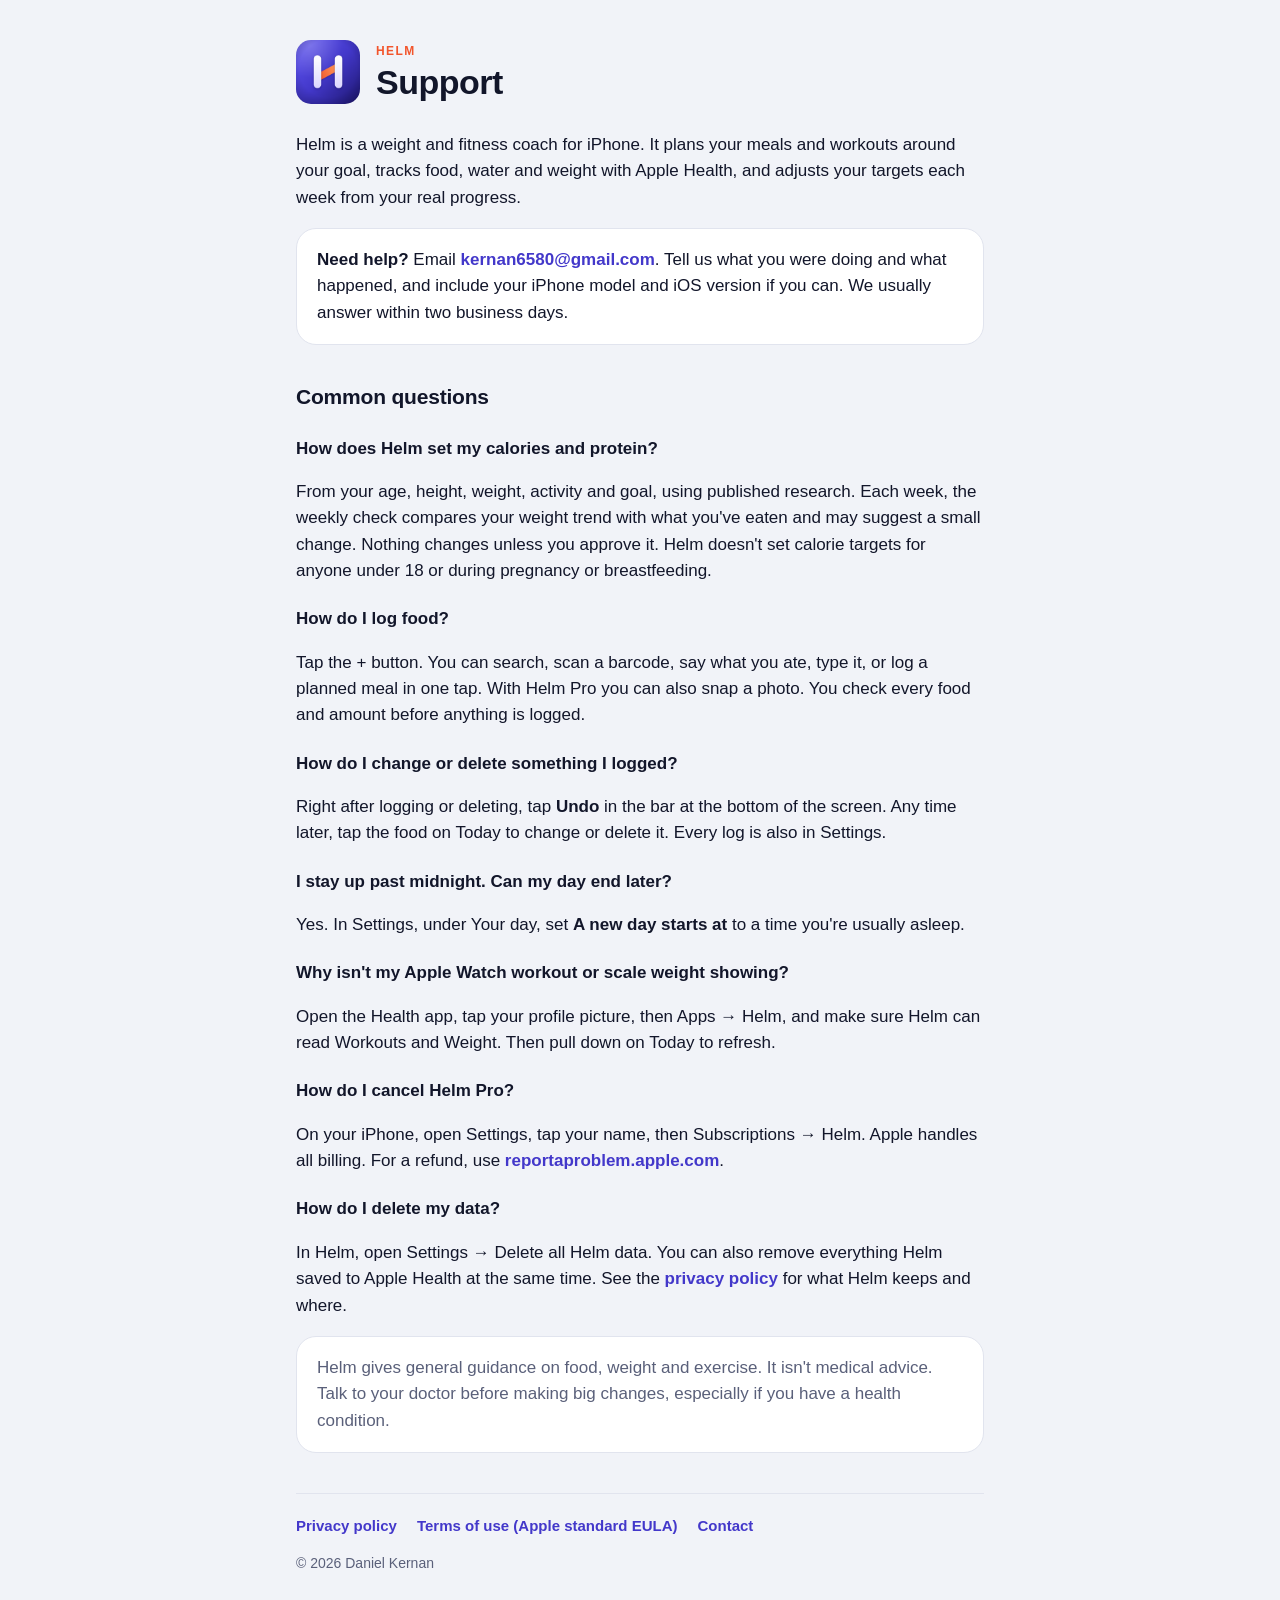
<file: index.html>
<!doctype html>
<html lang="en">
<head>
<meta charset="utf-8">
<meta name="viewport" content="width=device-width, initial-scale=1">
<title>Helm Support</title>
<meta name="description" content="Help with Helm, the weight and fitness coach for iPhone.">
<link rel="icon" href="icon.png">
<link rel="apple-touch-icon" href="icon.png">
<link rel="stylesheet" href="style.css">
</head>
<body>
<main>
<header>
  <img src="icon.png" alt="">
  <div>
    <p class="eyebrow">Helm</p>
    <h1>Support</h1>
  </div>
</header>

<p>Helm is a weight and fitness coach for iPhone. It plans your meals and workouts around your goal, tracks food, water and weight with Apple Health, and adjusts your targets each week from your real progress.</p>

<div class="card">
  <p><strong>Need help?</strong> Email <a href="mailto:kernan6580@gmail.com?subject=Helm%20support">kernan6580@gmail.com</a>. Tell us what you were doing and what happened, and include your iPhone model and iOS version if you can. We usually answer within two business days.</p>
</div>

<h2>Common questions</h2>

<h3>How does Helm set my calories and protein?</h3>
<p>From your age, height, weight, activity and goal, using published research. Each week, the weekly check compares your weight trend with what you've eaten and may suggest a small change. Nothing changes unless you approve it. Helm doesn't set calorie targets for anyone under 18 or during pregnancy or breastfeeding.</p>

<h3>How do I log food?</h3>
<p>Tap the + button. You can search, scan a barcode, say what you ate, type it, or log a planned meal in one tap. With Helm Pro you can also snap a photo. You check every food and amount before anything is logged.</p>

<h3>How do I change or delete something I logged?</h3>
<p>Right after logging or deleting, tap <strong>Undo</strong> in the bar at the bottom of the screen. Any time later, tap the food on Today to change or delete it. Every log is also in Settings.</p>

<h3>I stay up past midnight. Can my day end later?</h3>
<p>Yes. In Settings, under Your day, set <strong>A new day starts at</strong> to a time you're usually asleep.</p>

<h3>Why isn't my Apple Watch workout or scale weight showing?</h3>
<p>Open the Health app, tap your profile picture, then Apps → Helm, and make sure Helm can read Workouts and Weight. Then pull down on Today to refresh.</p>

<h3>How do I cancel Helm Pro?</h3>
<p>On your iPhone, open Settings, tap your name, then Subscriptions → Helm. Apple handles all billing. For a refund, use <a href="https://reportaproblem.apple.com">reportaproblem.apple.com</a>.</p>

<h3>How do I delete my data?</h3>
<p>In Helm, open Settings → Delete all Helm data. You can also remove everything Helm saved to Apple Health at the same time. See the <a href="privacy.html">privacy policy</a> for what Helm keeps and where.</p>

<div class="card">
  <p class="muted">Helm gives general guidance on food, weight and exercise. It isn't medical advice. Talk to your doctor before making big changes, especially if you have a health condition.</p>
</div>

<nav>
  <a href="privacy.html">Privacy policy</a>
  <a href="https://www.apple.com/legal/internet-services/itunes/dev/stdeula/">Terms of use (Apple standard EULA)</a>
  <a href="mailto:kernan6580@gmail.com">Contact</a>
</nav>
<footer>© 2026 Daniel Kernan</footer>
</main>
</body>
</html>
</file>
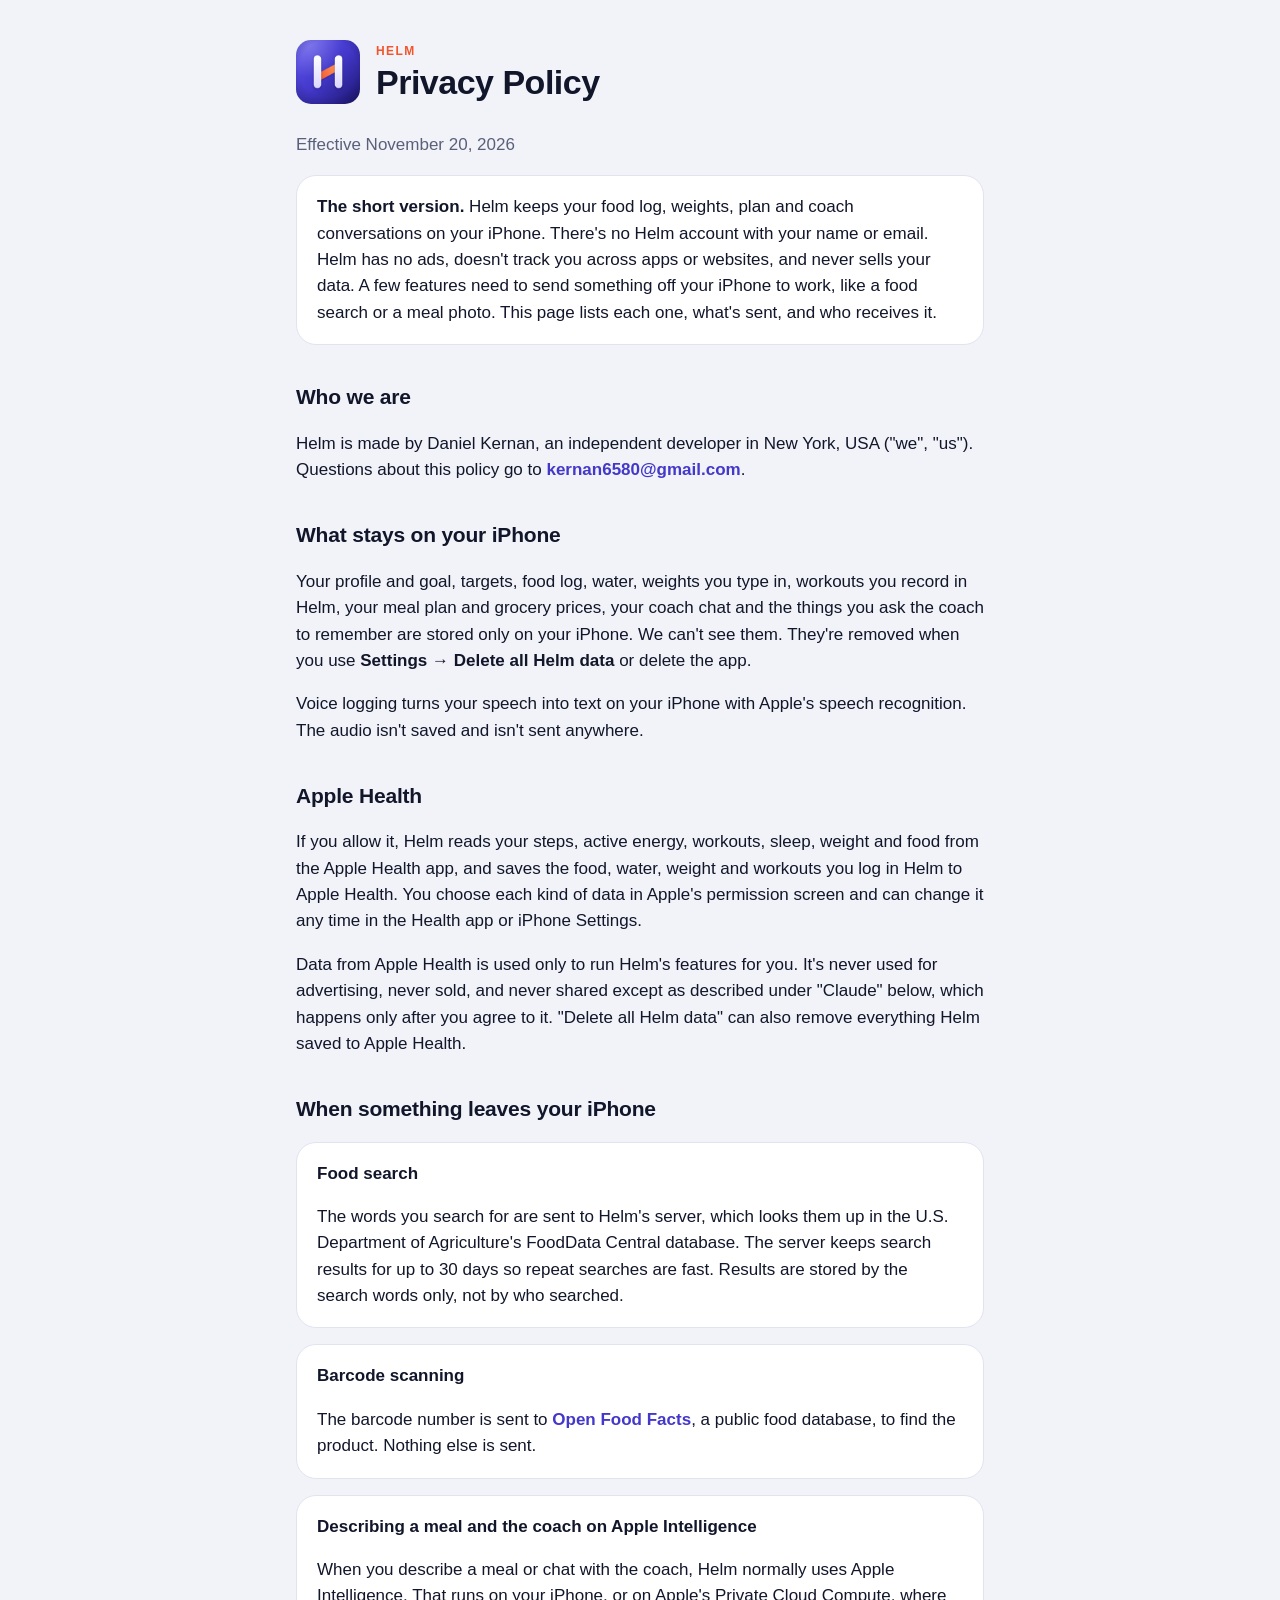
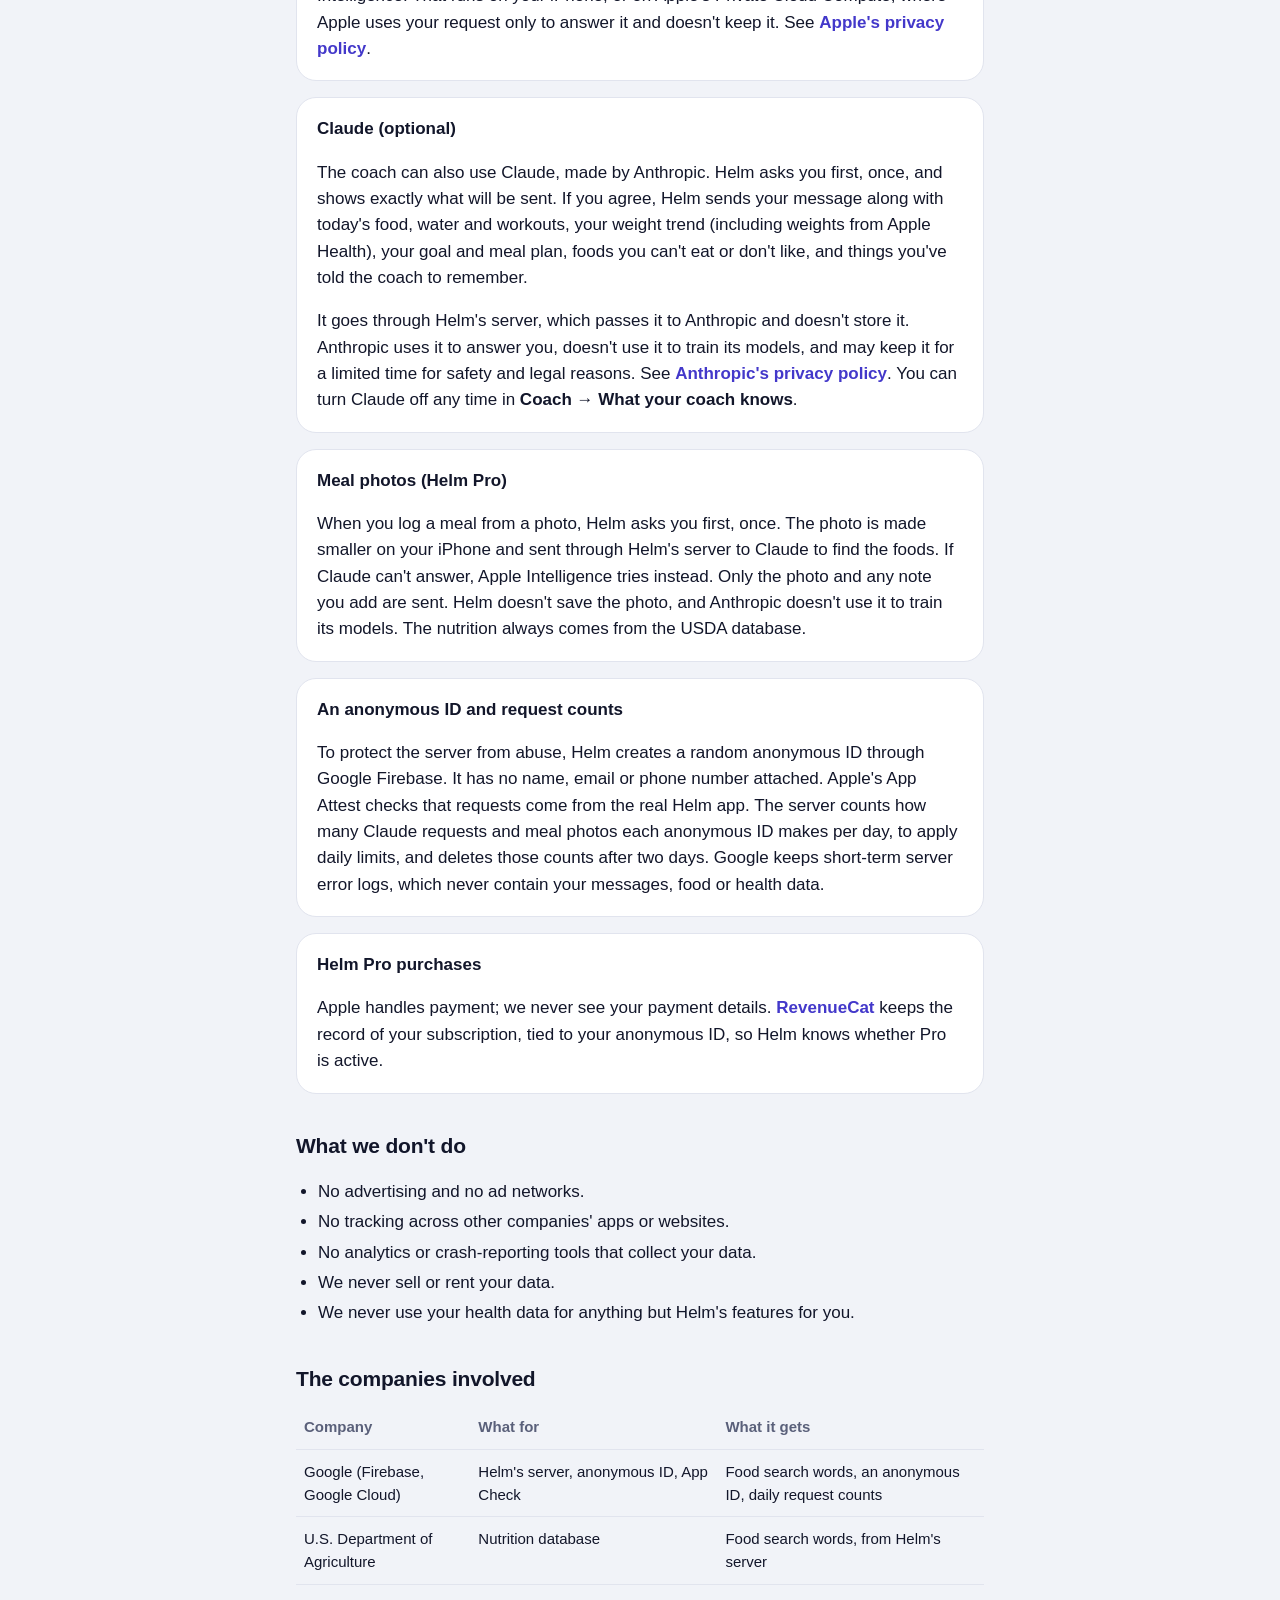
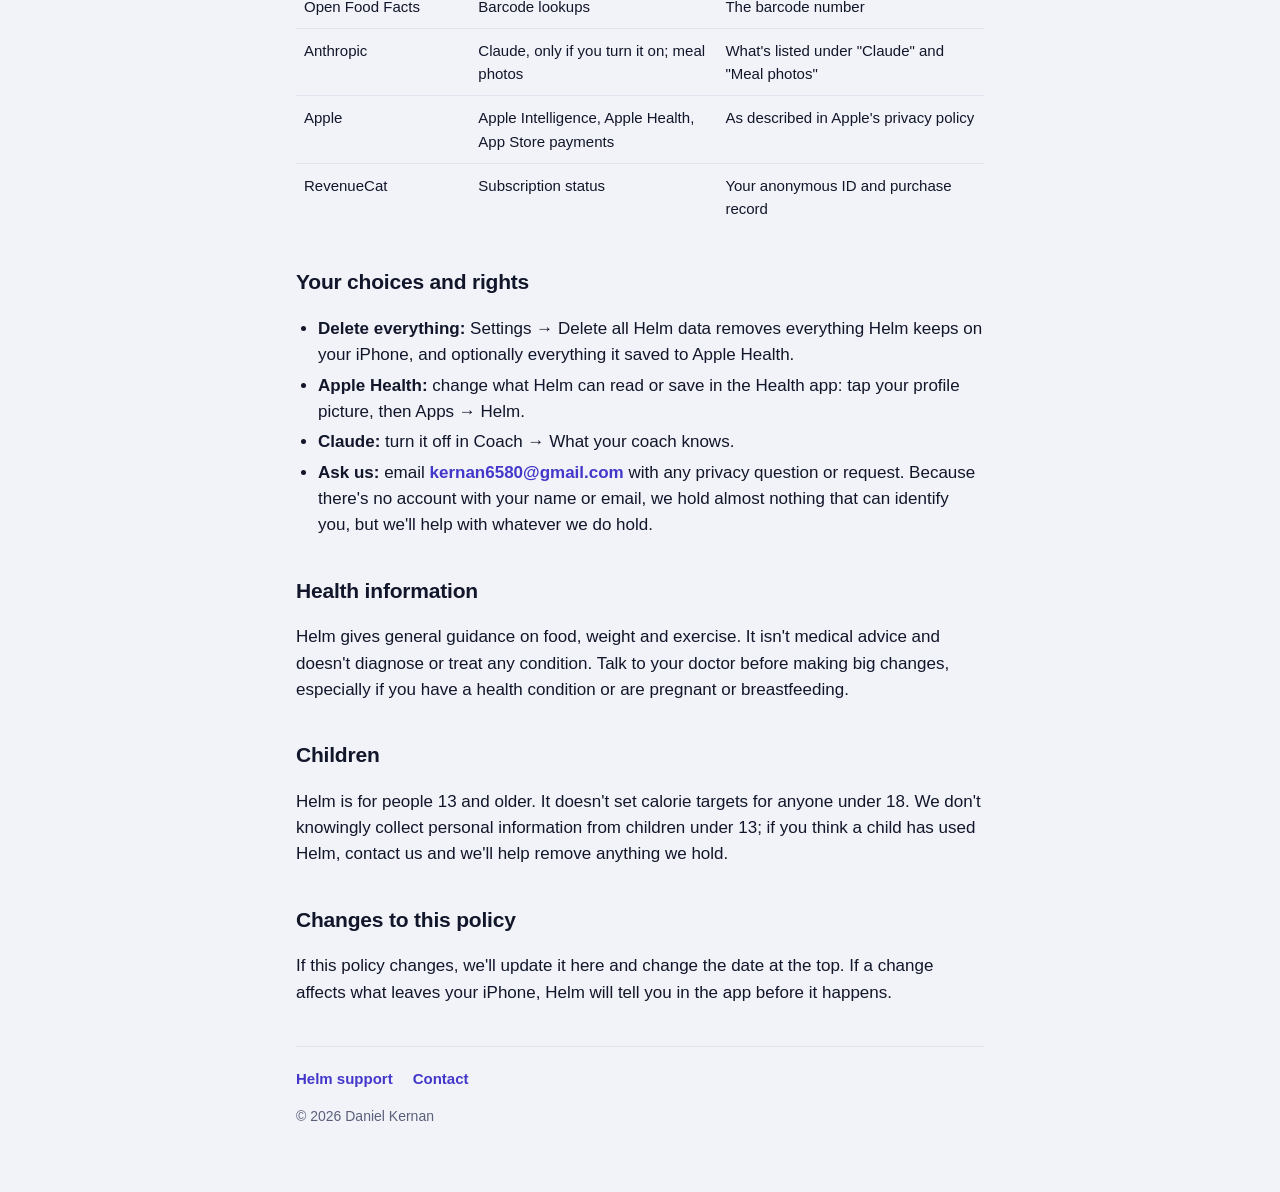
<file: privacy.html>
<!doctype html>
<html lang="en">
<head>
<meta charset="utf-8">
<meta name="viewport" content="width=device-width, initial-scale=1">
<title>Helm Privacy Policy</title>
<meta name="description" content="How Helm, the weight and fitness coach for iPhone, handles your data.">
<link rel="icon" href="icon.png">
<link rel="apple-touch-icon" href="icon.png">
<link rel="stylesheet" href="style.css">
</head>
<body>
<main>
<header>
  <img src="icon.png" alt="">
  <div>
    <p class="eyebrow">Helm</p>
    <h1>Privacy Policy</h1>
  </div>
</header>

<p class="muted">Effective November 20, 2026</p>

<div class="card">
  <p><strong>The short version.</strong> Helm keeps your food log, weights, plan and coach conversations on your iPhone. There's no Helm account with your name or email. Helm has no ads, doesn't track you across apps or websites, and never sells your data. A few features need to send something off your iPhone to work, like a food search or a meal photo. This page lists each one, what's sent, and who receives it.</p>
</div>

<h2>Who we are</h2>
<p>Helm is made by Daniel Kernan, an independent developer in New York, USA ("we", "us"). Questions about this policy go to <a href="mailto:kernan6580@gmail.com">kernan6580@gmail.com</a>.</p>

<h2>What stays on your iPhone</h2>
<p>Your profile and goal, targets, food log, water, weights you type in, workouts you record in Helm, your meal plan and grocery prices, your coach chat and the things you ask the coach to remember are stored only on your iPhone. We can't see them. They're removed when you use <strong>Settings → Delete all Helm data</strong> or delete the app.</p>
<p>Voice logging turns your speech into text on your iPhone with Apple's speech recognition. The audio isn't saved and isn't sent anywhere.</p>

<h2>Apple Health</h2>
<p>If you allow it, Helm reads your steps, active energy, workouts, sleep, weight and food from the Apple Health app, and saves the food, water, weight and workouts you log in Helm to Apple Health. You choose each kind of data in Apple's permission screen and can change it any time in the Health app or iPhone Settings.</p>
<p>Data from Apple Health is used only to run Helm's features for you. It's never used for advertising, never sold, and never shared except as described under "Claude" below, which happens only after you agree to it. "Delete all Helm data" can also remove everything Helm saved to Apple Health.</p>

<h2>When something leaves your iPhone</h2>

<div class="card">
  <h3>Food search</h3>
  <p>The words you search for are sent to Helm's server, which looks them up in the U.S. Department of Agriculture's FoodData Central database. The server keeps search results for up to 30 days so repeat searches are fast. Results are stored by the search words only, not by who searched.</p>
</div>

<div class="card">
  <h3>Barcode scanning</h3>
  <p>The barcode number is sent to <a href="https://world.openfoodfacts.org/privacy">Open Food Facts</a>, a public food database, to find the product. Nothing else is sent.</p>
</div>

<div class="card">
  <h3>Describing a meal and the coach on Apple Intelligence</h3>
  <p>When you describe a meal or chat with the coach, Helm normally uses Apple Intelligence. That runs on your iPhone, or on Apple's Private Cloud Compute, where Apple uses your request only to answer it and doesn't keep it. See <a href="https://www.apple.com/legal/privacy/">Apple's privacy policy</a>.</p>
</div>

<div class="card">
  <h3>Claude (optional)</h3>
  <p>The coach can also use Claude, made by Anthropic. Helm asks you first, once, and shows exactly what will be sent. If you agree, Helm sends your message along with today's food, water and workouts, your weight trend (including weights from Apple Health), your goal and meal plan, foods you can't eat or don't like, and things you've told the coach to remember.</p>
  <p>It goes through Helm's server, which passes it to Anthropic and doesn't store it. Anthropic uses it to answer you, doesn't use it to train its models, and may keep it for a limited time for safety and legal reasons. See <a href="https://www.anthropic.com/legal/privacy">Anthropic's privacy policy</a>. You can turn Claude off any time in <strong>Coach → What your coach knows</strong>.</p>
</div>

<div class="card">
  <h3>Meal photos (Helm Pro)</h3>
  <p>When you log a meal from a photo, Helm asks you first, once. The photo is made smaller on your iPhone and sent through Helm's server to Claude to find the foods. If Claude can't answer, Apple Intelligence tries instead. Only the photo and any note you add are sent. Helm doesn't save the photo, and Anthropic doesn't use it to train its models. The nutrition always comes from the USDA database.</p>
</div>

<div class="card">
  <h3>An anonymous ID and request counts</h3>
  <p>To protect the server from abuse, Helm creates a random anonymous ID through Google Firebase. It has no name, email or phone number attached. Apple's App Attest checks that requests come from the real Helm app. The server counts how many Claude requests and meal photos each anonymous ID makes per day, to apply daily limits, and deletes those counts after two days. Google keeps short-term server error logs, which never contain your messages, food or health data.</p>
</div>

<div class="card">
  <h3>Helm Pro purchases</h3>
  <p>Apple handles payment; we never see your payment details. <a href="https://www.revenuecat.com/privacy">RevenueCat</a> keeps the record of your subscription, tied to your anonymous ID, so Helm knows whether Pro is active.</p>
</div>

<h2>What we don't do</h2>
<ul>
  <li>No advertising and no ad networks.</li>
  <li>No tracking across other companies' apps or websites.</li>
  <li>No analytics or crash-reporting tools that collect your data.</li>
  <li>We never sell or rent your data.</li>
  <li>We never use your health data for anything but Helm's features for you.</li>
</ul>

<h2>The companies involved</h2>
<div class="table-wrap">
<table>
  <tr><th>Company</th><th>What for</th><th>What it gets</th></tr>
  <tr><td>Google (Firebase, Google Cloud)</td><td>Helm's server, anonymous ID, App Check</td><td>Food search words, an anonymous ID, daily request counts</td></tr>
  <tr><td>U.S. Department of Agriculture</td><td>Nutrition database</td><td>Food search words, from Helm's server</td></tr>
  <tr><td>Open Food Facts</td><td>Barcode lookups</td><td>The barcode number</td></tr>
  <tr><td>Anthropic</td><td>Claude, only if you turn it on; meal photos</td><td>What's listed under "Claude" and "Meal photos"</td></tr>
  <tr><td>Apple</td><td>Apple Intelligence, Apple Health, App Store payments</td><td>As described in Apple's privacy policy</td></tr>
  <tr><td>RevenueCat</td><td>Subscription status</td><td>Your anonymous ID and purchase record</td></tr>
</table>
</div>

<h2>Your choices and rights</h2>
<ul>
  <li><strong>Delete everything:</strong> Settings → Delete all Helm data removes everything Helm keeps on your iPhone, and optionally everything it saved to Apple Health.</li>
  <li><strong>Apple Health:</strong> change what Helm can read or save in the Health app: tap your profile picture, then Apps → Helm.</li>
  <li><strong>Claude:</strong> turn it off in Coach → What your coach knows.</li>
  <li><strong>Ask us:</strong> email <a href="mailto:kernan6580@gmail.com">kernan6580@gmail.com</a> with any privacy question or request. Because there's no account with your name or email, we hold almost nothing that can identify you, but we'll help with whatever we do hold.</li>
</ul>

<h2>Health information</h2>
<p>Helm gives general guidance on food, weight and exercise. It isn't medical advice and doesn't diagnose or treat any condition. Talk to your doctor before making big changes, especially if you have a health condition or are pregnant or breastfeeding.</p>

<h2>Children</h2>
<p>Helm is for people 13 and older. It doesn't set calorie targets for anyone under 18. We don't knowingly collect personal information from children under 13; if you think a child has used Helm, contact us and we'll help remove anything we hold.</p>

<h2>Changes to this policy</h2>
<p>If this policy changes, we'll update it here and change the date at the top. If a change affects what leaves your iPhone, Helm will tell you in the app before it happens.</p>

<nav>
  <a href="index.html">Helm support</a>
  <a href="mailto:kernan6580@gmail.com">Contact</a>
</nav>
<footer>© 2026 Daniel Kernan</footer>
</main>
</body>
</html>
</file>
<file: style.css>
:root {
  --ground: #F1F3F8;
  --surface: #FFFFFF;
  --text: #12162A;
  --secondary: #5A607A;
  --hairline: #E1E4EE;
  --indigo: #4338CA;
  --indigo-text: #4338CA;
  --coral: #F2552C;
}
@media (prefers-color-scheme: dark) {
  :root {
    --ground: #0A0E1A;
    --surface: #121929;
    --text: #EEF0F8;
    --secondary: #A3A9C2;
    --hairline: #222B40;
    --indigo: #7B73F2;
    --indigo-text: #A9A3FF;
    --coral: #FF7A4D;
  }
}
* { box-sizing: border-box; }
html { -webkit-text-size-adjust: 100%; }
body {
  margin: 0;
  background: var(--ground);
  color: var(--text);
  font: 17px/1.55 -apple-system, BlinkMacSystemFont, "SF Pro Text", "Helvetica Neue", Arial, sans-serif;
}
main { max-width: 720px; margin: 0 auto; padding: 40px 16px 64px; }
header { display: flex; align-items: center; gap: 16px; margin-bottom: 28px; }
header img { width: 64px; height: 64px; border-radius: 15px; }
.eyebrow { font-size: 12px; font-weight: 700; letter-spacing: 1.4px; text-transform: uppercase; color: var(--coral); margin: 0; }
h1 { font-size: 34px; line-height: 1.15; margin: 2px 0 0; letter-spacing: -0.5px; }
h2 { font-size: 21px; margin: 36px 0 10px; letter-spacing: -0.2px; }
h3 { font-size: 17px; margin: 22px 0 6px; }
p, li { color: var(--text); }
.muted { color: var(--secondary); }
a { color: var(--indigo-text); text-decoration: none; font-weight: 600; }
a:hover { text-decoration: underline; }
.card {
  background: var(--surface);
  border: 1px solid var(--hairline);
  border-radius: 20px;
  padding: 18px 20px;
  margin: 16px 0;
}
.card p:first-child, .card h3:first-child { margin-top: 0; }
.card p:last-child, .card ul:last-child { margin-bottom: 0; }
ul { padding-left: 22px; }
li { margin: 4px 0; }
table { width: 100%; border-collapse: collapse; font-size: 15px; }
th, td { text-align: left; vertical-align: top; padding: 10px 8px; border-top: 1px solid var(--hairline); }
th { font-weight: 600; color: var(--secondary); border-top: none; }
.table-wrap { overflow-x: auto; }
nav { display: flex; gap: 20px; flex-wrap: wrap; margin-top: 40px; padding-top: 20px; border-top: 1px solid var(--hairline); font-size: 15px; }
footer { margin-top: 16px; font-size: 14px; color: var(--secondary); }
</file>
